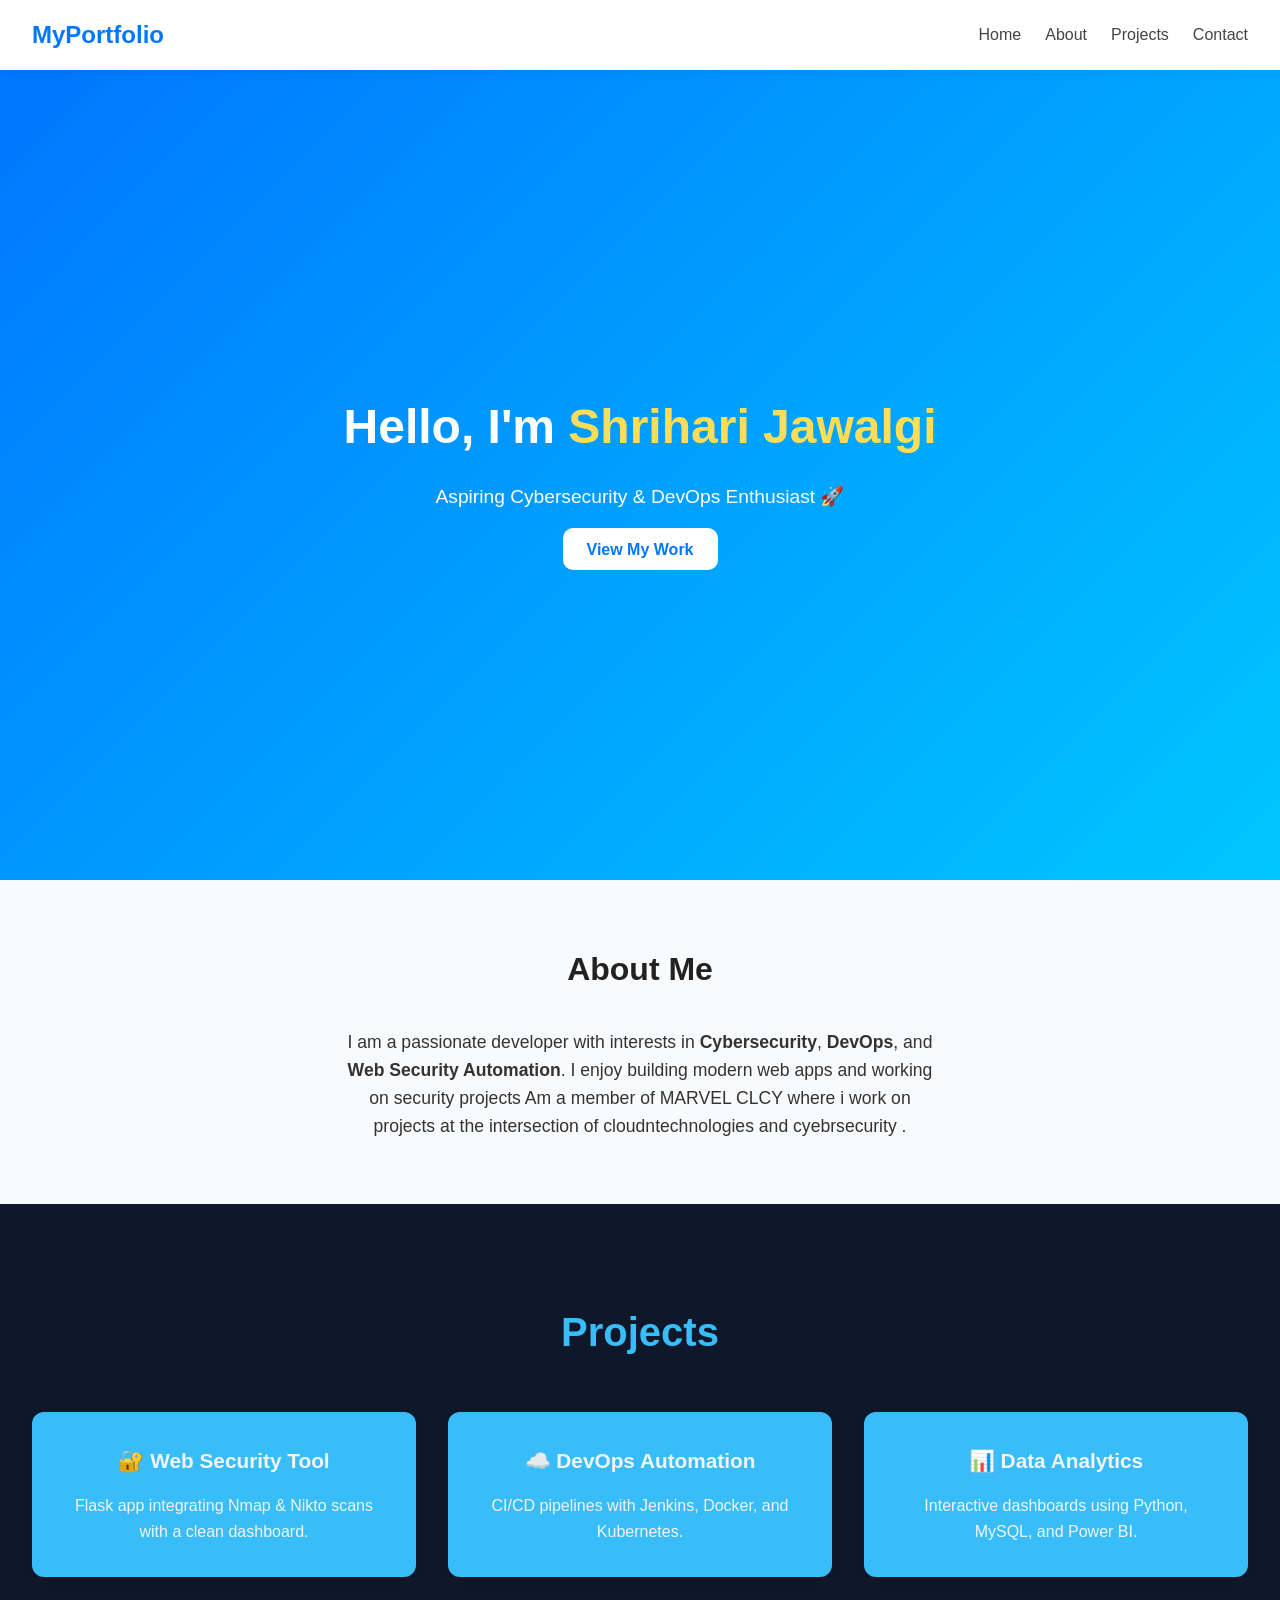
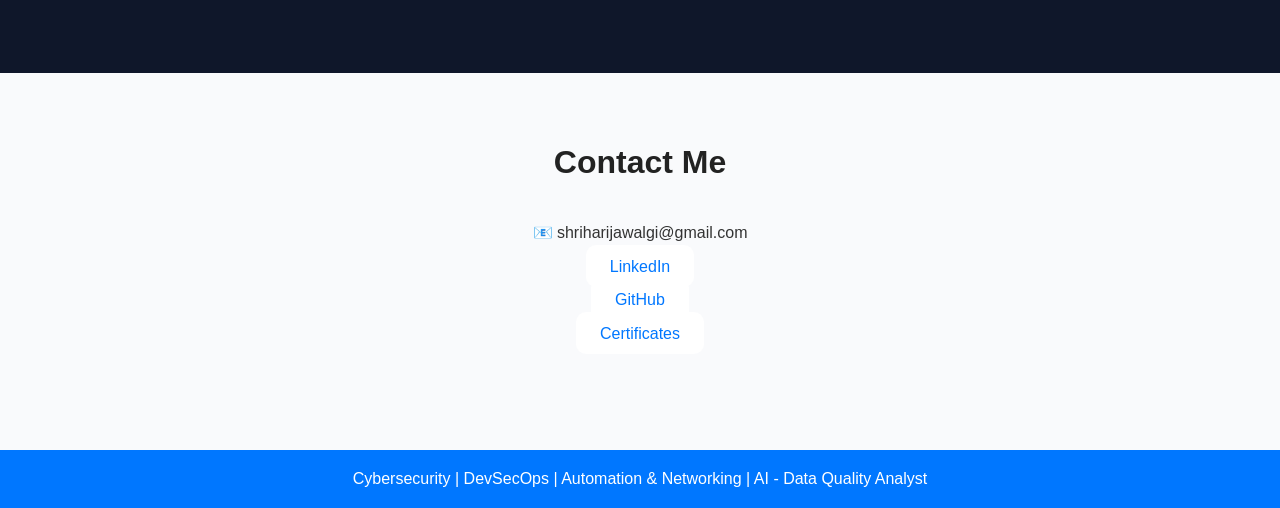
<file: index.html>
<!DOCTYPE html>
<html lang="en">
<head>
  <meta charset="UTF-8">
  <meta name="viewport" content="width=device-width, initial-scale=1.0">
  <title>My Portfolio</title>
  <link rel="stylesheet" href="style.css">
</head>
<body>
  <!-- Navbar -->
  <nav class="navbar">
    <div class="logo">MyPortfolio</div>
    <ul class="nav-links">
      <li><a href="#home">Home</a></li>
      <li><a href="#about">About</a></li>
      <li><a href="#projects">Projects</a></li>
      <li><a href="#contact">Contact</a></li>
    </ul>
  </nav>

  <!-- Hero Section -->
  <section id="home" class="hero">
    <div class="hero-text animate-fadein">
      <h1>Hello, I'm <span class="highlight">Shrihari Jawalgi</span></h1>
      <p>Aspiring Cybersecurity & DevOps Enthusiast 🚀</p>
      <a href="#projects" class="btn-primary">View My Work</a>
    </div>
  </section>

  <!-- About Section -->
  <section id="about" class="about animate-slideup">
    <h2>About Me</h2>
    <p>
      I am a passionate developer with interests in <strong>Cybersecurity</strong>, 
      <strong>DevOps</strong>, and <strong>Web Security Automation</strong>. 
      I enjoy building modern web apps and working on security projects Am a member of MARVEL CLCY where i work on projects at the intersection of cloudntechnologies and cyebrsecurity .
    </p>
  </section>

  <!-- Projects Section -->
  <section id="projects" class="projects animate-rotate">
    <h2>Projects</h2>
    <div class="project-grid">
      <!-- Rotating Card -->
      <div class="card">
        <div class="card-inner">
          <div class="card-front">
            <h3>🔐 Web Security Tool</h3>
          </div>
          <div class="card-back">
            <p>Flask app integrating Nmap & Nikto scans with a clean dashboard.</p>
          </div>
        </div>
      </div>
      <!-- Rotating Card -->
      <div class="card">
        <div class="card-inner">
          <div class="card-front">
            <h3>☁️ DevOps Automation</h3>
          </div>
          <div class="card-back">
            <p>CI/CD pipelines with Jenkins, Docker, and Kubernetes.</p>
          </div>
        </div>
      </div>
      <!-- Rotating Card -->
      <div class="card">
        <div class="card-inner">
          <div class="card-front">
            <h3>📊 Data Analytics</h3>
          </div>
          <div class="card-back">
            <p>Interactive dashboards using Python, MySQL, and Power BI.</p>
          </div>
        </div>
      </div>
    </div>
  </section>

  <!-- Contact Section -->
  <section id="contact" class="contact animate-slideup">
    <h2>Contact Me</h2>
    <p>📧 shriharijawalgi@gmail.com</p>
    <p> <a href="https://linkedin.com/in/shrihari-jawalgi" class="btn-primary1" target="_blank">LinkedIn</a></p>
    
    <p><a href="https://github.com/Shrihari6" class="btn-primary1">GitHub</a></p>
    <p> <a href="https://drive.google.com/drive/folders/1CLz8iPWqIrKXwaowVkMohc7CL8EoFfHP?usp=drive_link" class="btn-primary1">Certificates</a></p>
  </section>

  <!-- Footer -->
  <footer>
    <p>Cybersecurity | DevSecOps | Automation & Networking | AI - Data Quality Analyst</p>
  </footer>
</body>
</html>
</file>
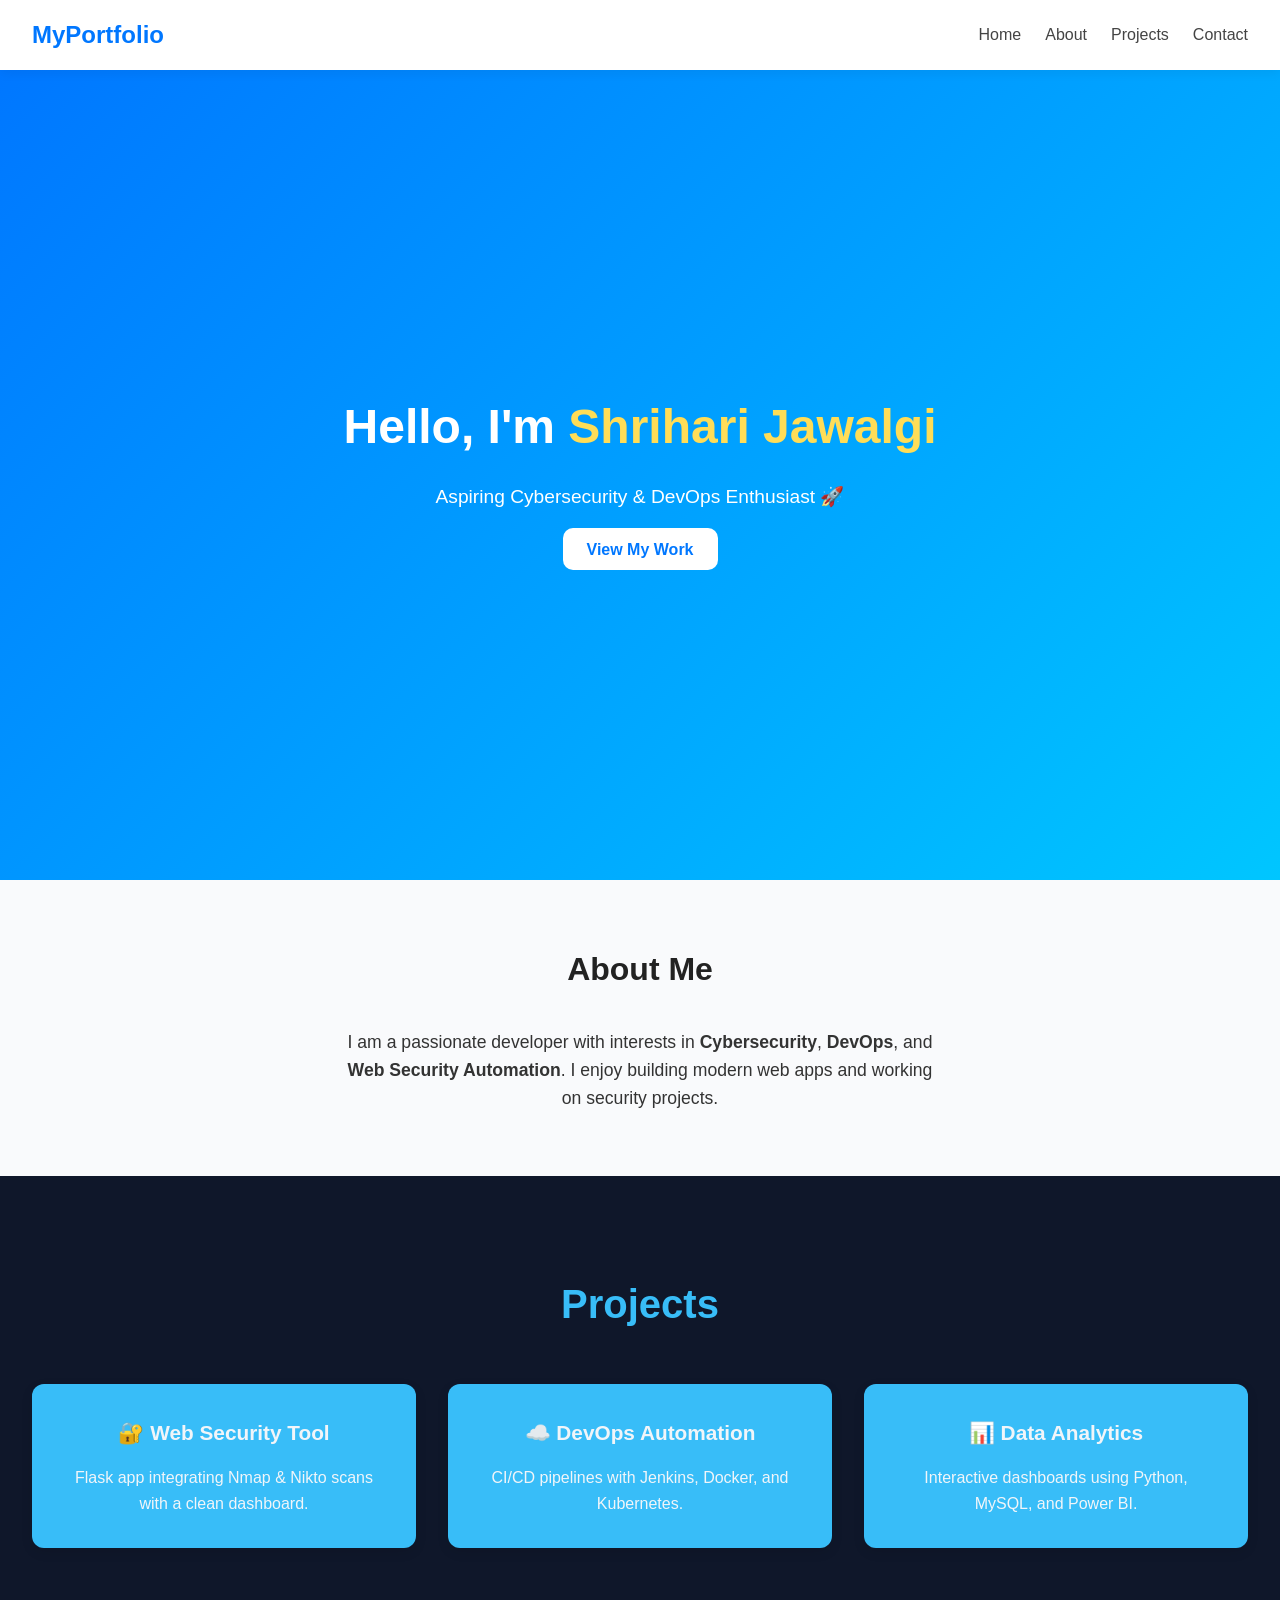
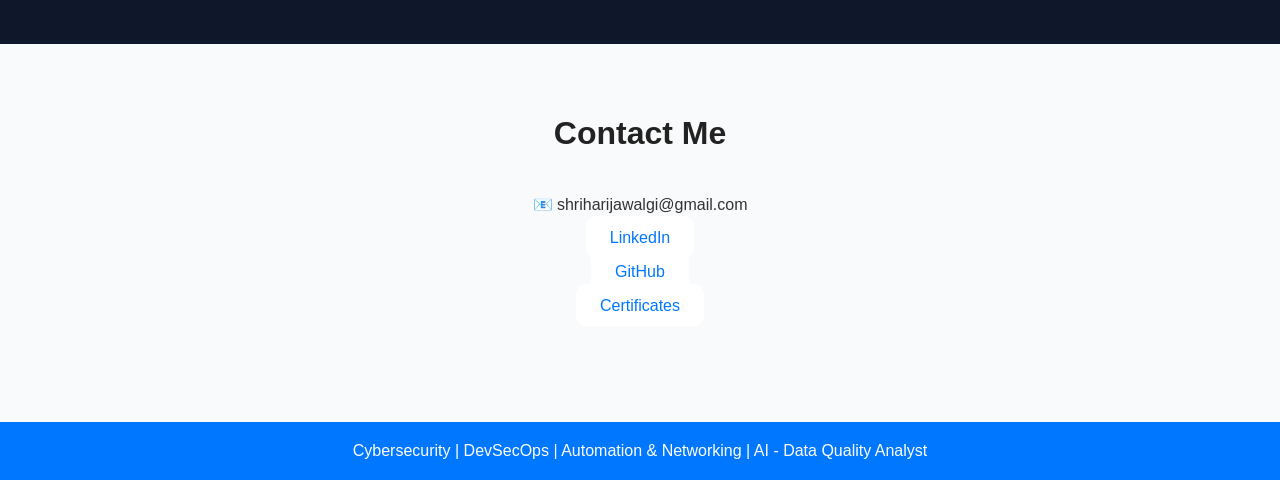
<file: portfolio.html>
<!DOCTYPE html>
<html lang="en">
<head>
  <meta charset="UTF-8">
  <meta name="viewport" content="width=device-width, initial-scale=1.0">
  <title>My Portfolio</title>
  <link rel="stylesheet" href="style.css">
</head>
<body>
  <!-- Navbar -->
  <nav class="navbar">
    <div class="logo">MyPortfolio</div>
    <ul class="nav-links">
      <li><a href="#home">Home</a></li>
      <li><a href="#about">About</a></li>
      <li><a href="#projects">Projects</a></li>
      <li><a href="#contact">Contact</a></li>
    </ul>
  </nav>

  <!-- Hero Section -->
  <section id="home" class="hero">
    <div class="hero-text animate-fadein">
      <h1>Hello, I'm <span class="highlight">Shrihari Jawalgi</span></h1>
      <p>Aspiring Cybersecurity & DevOps Enthusiast 🚀</p>
      <a href="#projects" class="btn-primary">View My Work</a>
    </div>
  </section>

  <!-- About Section -->
  <section id="about" class="about animate-slideup">
    <h2>About Me</h2>
    <p>
      I am a passionate developer with interests in <strong>Cybersecurity</strong>, 
      <strong>DevOps</strong>, and <strong>Web Security Automation</strong>. 
      I enjoy building modern web apps and working on security projects.
    </p>
  </section>

  <!-- Projects Section -->
  <section id="projects" class="projects animate-rotate">
    <h2>Projects</h2>
    <div class="project-grid">
      <!-- Rotating Card -->
      <div class="card">
        <div class="card-inner">
          <div class="card-front">
            <h3>🔐 Web Security Tool</h3>
          </div>
          <div class="card-back">
            <p>Flask app integrating Nmap & Nikto scans with a clean dashboard.</p>
          </div>
        </div>
      </div>
      <!-- Rotating Card -->
      <div class="card">
        <div class="card-inner">
          <div class="card-front">
            <h3>☁️ DevOps Automation</h3>
          </div>
          <div class="card-back">
            <p>CI/CD pipelines with Jenkins, Docker, and Kubernetes.</p>
          </div>
        </div>
      </div>
      <!-- Rotating Card -->
      <div class="card">
        <div class="card-inner">
          <div class="card-front">
            <h3>📊 Data Analytics</h3>
          </div>
          <div class="card-back">
            <p>Interactive dashboards using Python, MySQL, and Power BI.</p>
          </div>
        </div>
      </div>
    </div>
  </section>

  <!-- Contact Section -->
  <section id="contact" class="contact animate-slideup">
    <h2>Contact Me</h2>
    <p>📧 shriharijawalgi@gmail.com</p>
    <p> <a href="https://linkedin.com/in/shrihari-jawalgi" class="btn-primary1" target="_blank">LinkedIn</a></p>
    
    <p><a href="https://github.com/Shrihari6" class="btn-primary1">GitHub</a></p>
    <p> <a href="https://drive.google.com/drive/folders/1CLz8iPWqIrKXwaowVkMohc7CL8EoFfHP?usp=drive_link" class="btn-primary1">Certificates</a></p>
  </section>

  <!-- Footer -->
  <footer>
    <p>Cybersecurity | DevSecOps | Automation & Networking | AI - Data Quality Analyst</p>
  </footer>
</body>
</html>
</file>
<file: style.css>
/* Global Styles */
* {
  margin: 0;
  padding: 0;
  box-sizing: border-box;
  font-family: "Poppins", sans-serif;
}

body {
  background: #f9fafc;
  color: #333;
  line-height: 1.6;
  scroll-behavior: smooth;
}

/* Navbar */
.navbar {
  display: flex;
  justify-content: space-between;
  align-items: center;
  background: #ffffff;
  padding: 1rem 2rem;
  box-shadow: 0 4px 10px rgba(0,0,0,0.05);
  position: sticky;
  top: 0;
  z-index: 1000;
}

.navbar .logo {
  font-weight: 700;
  font-size: 1.5rem;
  color: #0077ff;
}

.nav-links {
  list-style: none;
  display: flex;
  gap: 1.5rem;
}

.nav-links a {
  text-decoration: none;
  color: #444;
  font-weight: 500;
  transition: 0.3s;
}

.nav-links a:hover {
  color: #0077ff;
}

/* Hero Section */
.hero {
  height: 90vh;
  display: flex;
  justify-content: center;
  align-items: center;
  text-align: center;
  background: linear-gradient(135deg, #0077ff, #00c6ff);
  color: white;
  padding: 2rem;
}

.hero h1 {
  font-size: 3rem;
  margin-bottom: 1rem;
}

.hero .highlight {
  color: #ffdd57;
}

.hero p {
  font-size: 1.2rem;
  margin-bottom: 1.5rem;
}

.btn-primary {
  background: #fff;
  color: #0077ff;
  font-weight: 600;
  padding: 0.8rem 1.5rem;
  border-radius: 10px;
  border: none;
  text-decoration: none;
  cursor: pointer;
  transition: 0.3s;
}


.btn-primary1 {
  background: #fff;
  color: #0077ff;
  font-weight: 600;
  padding: 0.8rem 1.5rem;
  border-radius: 10px;
  border: none;
  text-decoration: none;
  cursor: pointer;
  transition: 0.3s;
}



.btn-primary:hover {
  background: #f1f1f1;
}

.btn-primary1:hover {
  background: #4CBB17;
}


/* Sections */
section {
  padding: 4rem 2rem;
  text-align: center;
}

section h2 {
  font-size: 2rem;
  margin-bottom: 2rem;
  color: #222;
}

/* About */
.about p {
  max-width: 600px;
  margin: auto;
  font-size: 1.1rem;
}

/* Projects */
.projects .project-grid {
  display: grid;
  grid-template-columns: repeat(auto-fit, minmax(280px, 1fr));
  gap: 2rem;
}

.card {
  background: #38bdf8;
  padding: 2rem;
  border-radius: 12px;
  box-shadow: 0 4px 12px rgba(0,0,0,0.1);
  transition: transform 0.3s;
}

.card:hover {
  transform: translateY(-8px);
}

.card h3 {
  font-size: 1.3rem;
  margin-bottom: 1rem;
}


/* Projects Section */
.projects {
  padding: 6rem 2rem;
  text-align: center;
  color: #f1f5f9;
  background: #0f172a;
}

.projects h2 {
  font-size: 2.5rem;
  margin-bottom: 3rem;
  color: #38bdf8;
}

/* Carousel Container */
.carousel {
  position: relative;
  width: 400px;
  height: 400px;
  margin: auto;
  perspective: 1000px;
  transform-style: preserve-3d;
  animation: rotate 20s linear infinite;
}

/* Each Project Card */
.project-card {
  position: absolute;
  width: 160px;
  height: 100px;
  background: #1e293b;
  color: #38bdf8;
  display: flex;
  align-items: center;
  justify-content: center;
  border-radius: 12px;
  font-weight: 600;
  font-size: 1rem;
  box-shadow: 0 4px 12px rgba(0,0,0,0.6);
  transition: transform 0.3s, background 0.3s;
}

.project-card:hover {
  background: #38bdf8;
  color: #0f172a;
  transform: scale(1.1);
}

/* Card Links */
.project-card a {
  text-decoration: none;
  color: inherit;
}

/* Positioning cards in a 3D circle */
.project-card:nth-child(1) { transform: rotateY(0deg) translateZ(200px); }
.project-card:nth-child(2) { transform: rotateY(72deg) translateZ(200px); }
.project-card:nth-child(3) { transform: rotateY(144deg) translateZ(200px); }
.project-card:nth-child(4) { transform: rotateY(216deg) translateZ(200px); }
.project-card:nth-child(5) { transform: rotateY(288deg) translateZ(200px); }

/* Animation for revolving */
@keyframes rotate {
  from { transform: rotateY(0deg); }
  to   { transform: rotateY(360deg); }
}



/* Contact */
.contact p {
  margin: 0.5rem 0;
}

.contact a {
  color: #0077ff;
  text-decoration: none;
  font-weight: 500;
}

.contact a:hover {
  text-decoration: underline;
}

/* Footer */
footer {
  background: #0077ff;
  color: white;
  text-align: center;
  padding: 1rem;
  margin-top: 2rem;
}
</file>
